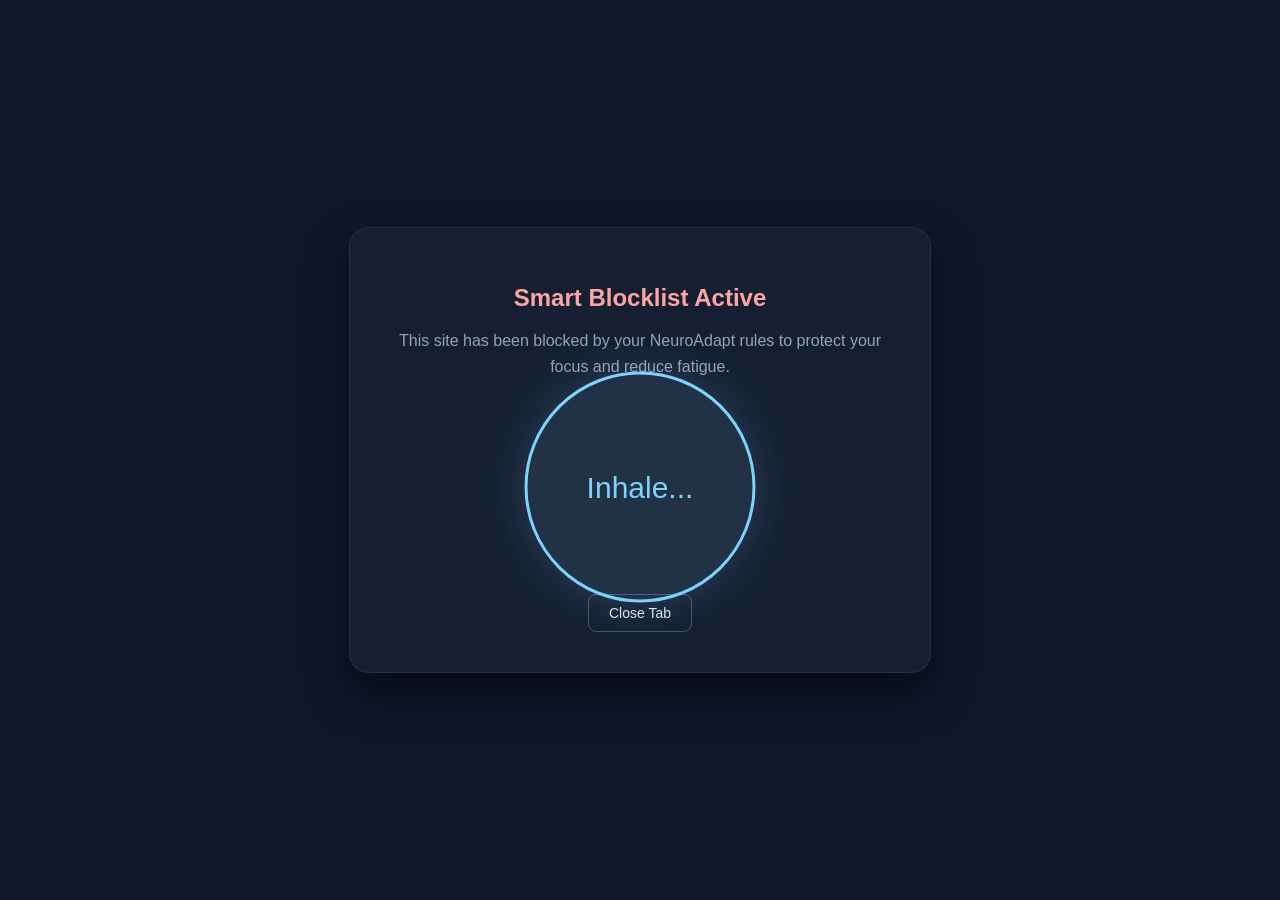
<file: blocked.html>
<!DOCTYPE html>
<html lang="en">
<head>
  <meta charset="UTF-8">
  <title>NeuroAdapt - Site Blocked</title>
  <style>
    body {
      margin: 0;
      padding: 0;
      background: #0f172a;
      color: #e2e8f0;
      font-family: 'DM Sans', -apple-system, sans-serif;
      display: flex;
      flex-direction: column;
      align-items: center;
      justify-content: center;
      height: 100vh;
      text-align: center;
    }
    .container {
      max-width: 500px;
      padding: 40px;
      background: rgba(30, 41, 59, 0.5);
      border-radius: 20px;
      border: 1px solid rgba(125, 211, 252, 0.1);
      box-shadow: 0 20px 40px rgba(0,0,0,0.5);
    }
    h1 {
      font-size: 24px;
      color: #fca5a5;
      margin-bottom: 16px;
    }
    p {
      font-size: 16px;
      color: #94a3b8;
      line-height: 1.6;
      margin-bottom: 30px;
    }
    .breathing-circle {
      width: 150px;
      height: 150px;
      border-radius: 50%;
      background: rgba(125, 211, 252, 0.1);
      border: 2px solid #7dd3fc;
      margin: 0 auto 30px;
      display: flex;
      align-items: center;
      justify-content: center;
      box-shadow: 0 0 30px rgba(125, 211, 252, 0.2);
    }
    .breathing-text {
      font-size: 20px;
      font-weight: 500;
      color: #7dd3fc;
    }
    .btn-close {
      background: transparent;
      border: 1px solid #475569;
      color: #e2e8f0;
      padding: 10px 20px;
      border-radius: 8px;
      cursor: pointer;
      font-size: 14px;
      transition: all 0.2s;
    }
    .btn-close:hover {
      background: #1e293b;
      border-color: #64748b;
    }
  </style>
</head>
<body>
  <div class="container">
    <h1>Smart Blocklist Active</h1>
    <p>This site has been blocked by your NeuroAdapt rules to protect your focus and reduce fatigue.</p>
    
    <div class="breathing-circle" id="b-circle">
      <div class="breathing-text" id="b-text">Breathe</div>
    </div>

    <button class="btn-close" id="close-tab">Close Tab</button>
  </div>
  <script src="blocked.js"></script>
</body>
</html>
</file>
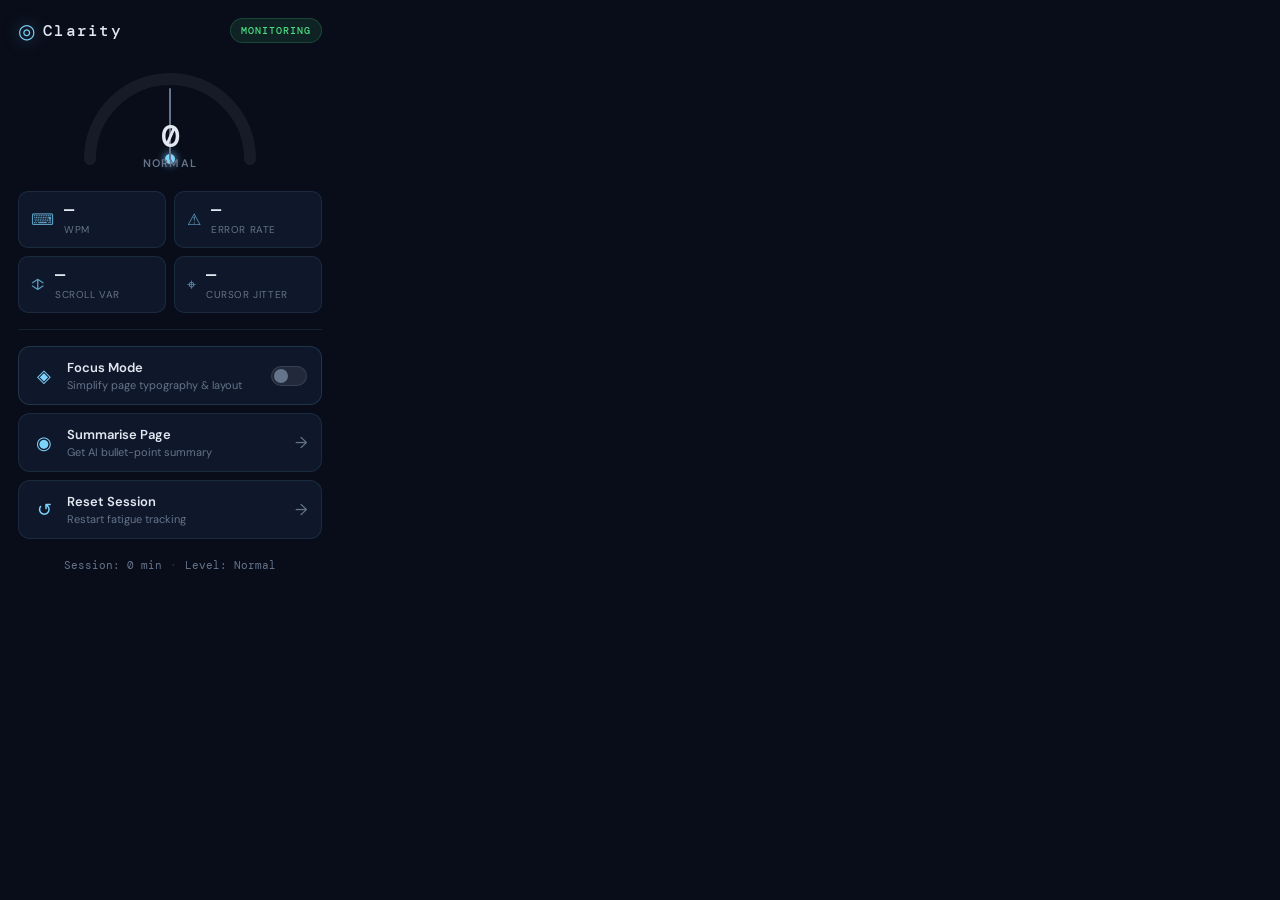
<file: popup/popup.html>
<!DOCTYPE html>
<html lang="en">
<head>
  <meta charset="UTF-8" />
  <meta name="viewport" content="width=device-width, initial-scale=1.0"/>
  <title>Clarity</title>
  <link rel="preconnect" href="https://fonts.googleapis.com">
  <link href="https://fonts.googleapis.com/css2?family=DM+Mono:wght@400;500&family=DM+Sans:wght@300;400;500;600;700&display=swap" rel="stylesheet">
  <link rel="stylesheet" href="popup.css" />
</head>
<body>
  <div class="app">

    <!-- Header -->
    <header class="header">
      <div class="logo">
        <div class="logo-mark">◎</div>
        <span class="logo-text">Clarity</span>
      </div>
      <div class="status-pill" id="status-pill">Monitoring</div>
    </header>

    <!-- Fatigue Gauge -->
    <section class="gauge-section">
      <div class="gauge-wrap">
        <svg class="gauge-svg" viewBox="0 0 200 110" xmlns="http://www.w3.org/2000/svg">
          <!-- Track -->
          <path class="gauge-track" d="M 20 100 A 80 80 0 0 1 180 100" fill="none" stroke-width="12" stroke-linecap="round"/>
          <!-- Fill -->
          <path class="gauge-fill" id="gauge-fill" d="M 20 100 A 80 80 0 0 1 180 100" fill="none" stroke-width="12" stroke-linecap="round" stroke-dasharray="251.2" stroke-dashoffset="251.2"/>
          <!-- Needle -->
          <circle class="gauge-center" cx="100" cy="100" r="5"/>
          <line class="gauge-needle" id="gauge-needle" x1="100" y1="100" x2="100" y2="30"/>
        </svg>
        <div class="gauge-value">
          <span class="gauge-score" id="gauge-score">0</span>
          <span class="gauge-label" id="gauge-label">Normal</span>
        </div>
      </div>
    </section>

    <!-- Metrics Grid -->
    <section class="metrics">
      <div class="metric-card">
        <span class="metric-icon">⌨</span>
        <div class="metric-body">
          <span class="metric-value" id="m-wpm">—</span>
          <span class="metric-name">WPM</span>
        </div>
      </div>
      <div class="metric-card">
        <span class="metric-icon">⚠</span>
        <div class="metric-body">
          <span class="metric-value" id="m-error">—</span>
          <span class="metric-name">Error Rate</span>
        </div>
      </div>
      <div class="metric-card">
        <span class="metric-icon">↕</span>
        <div class="metric-body">
          <span class="metric-value" id="m-scroll">—</span>
          <span class="metric-name">Scroll Var</span>
        </div>
      </div>
      <div class="metric-card">
        <span class="metric-icon">⌖</span>
        <div class="metric-body">
          <span class="metric-value" id="m-jitter">—</span>
          <span class="metric-name">Cursor Jitter</span>
        </div>
      </div>
    </section>

    <!-- Divider -->
    <div class="divider"></div>

    <!-- Actions -->
    <section class="actions">
      <button class="action-btn action-btn--primary" id="btn-focus">
        <span class="action-icon">◈</span>
        <div class="action-body">
          <span class="action-title">Focus Mode</span>
          <span class="action-desc">Simplify page typography & layout</span>
        </div>
        <div class="action-toggle" id="focus-toggle">
          <div class="toggle-thumb"></div>
        </div>
      </button>

      <button class="action-btn" id="btn-summarize">
        <span class="action-icon">◉</span>
        <div class="action-body">
          <span class="action-title">Summarise Page</span>
          <span class="action-desc">Get AI bullet-point summary</span>
        </div>
        <span class="action-arrow">→</span>
      </button>

      <button class="action-btn" id="btn-reset">
        <span class="action-icon">↺</span>
        <div class="action-body">
          <span class="action-title">Reset Session</span>
          <span class="action-desc">Restart fatigue tracking</span>
        </div>
        <span class="action-arrow">→</span>
      </button>
    </section>

    <!-- Session info -->
    <footer class="footer">
      <span id="session-time">Session: 0 min</span>
      <span class="dot-sep">·</span>
      <span id="adaptation-level">Level: Normal</span>
    </footer>

  </div>
  <script src="popup.js"></script>
</body>
</html>
</file>
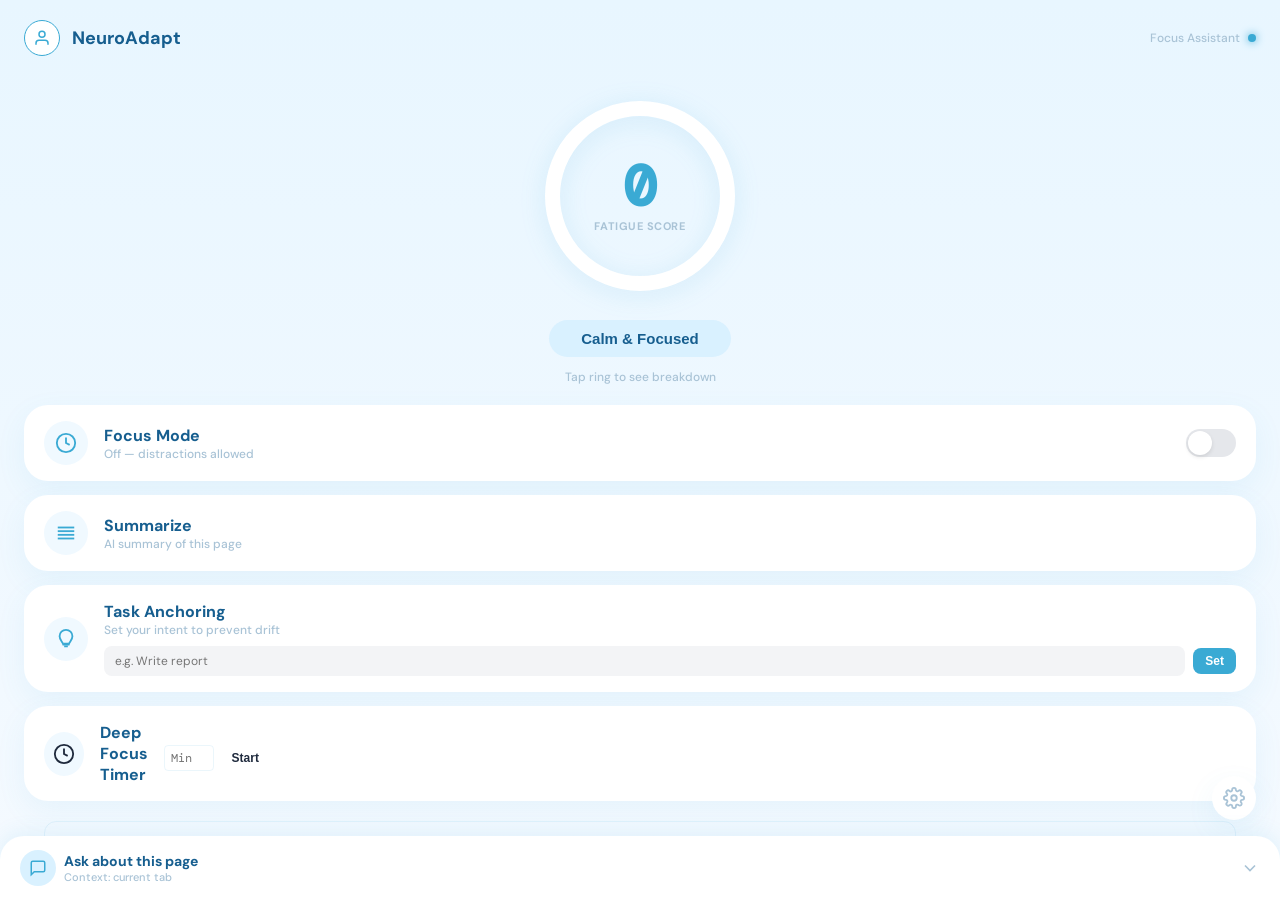
<file: sidebar/sidebar.html>
<!DOCTYPE html>
<html lang="en">
<head>
  <meta charset="UTF-8"/>
  <meta name="viewport" content="width=device-width, initial-scale=1.0"/>
  <title>NeuroAdapt</title>
  <link rel="preconnect" href="https://fonts.googleapis.com">
  <link href="https://fonts.googleapis.com/css2?family=DM+Sans:opsz,wght@9..40,300;9..40,400;9..40,500;9..40,600&family=DM+Mono:wght@400;500&display=swap" rel="stylesheet">
  <link rel="stylesheet" href="sidebar.css"/>
</head>
<body>
<div class="app">

  <!-- header -->
  <header class="header">
    <div class="header-left">
      <div class="user-avatar-small">
        <svg viewBox="0 0 24 24" fill="none" stroke="currentColor" stroke-width="2">
          <path d="M20 21v-2a4 4 0 00-4-4H8a4 4 0 00-4 4v2"/>
          <circle cx="12" cy="7" r="4"/>
        </svg>
      </div>
      <div class="logo-name">NeuroAdapt</div>
    </div>
    <div class="header-right">
      <span class="header-tagline">Focus Assistant</span>
      <div class="header-status-dot"></div>
    </div>
  </header>

  <!-- Main Scrollable Content -->
  <div class="main-content">
    
    <!-- Fatigue Ring Area -->
    <div class="fatigue-section" id="ring-trigger">
      <div class="ring-wrap">
        <svg class="ring-svg" viewBox="0 0 160 160">
          <circle class="ring-track" cx="80" cy="80" r="70"/>
          <circle class="ring-fill" id="ring-fill" cx="80" cy="80" r="70"
            stroke-dasharray="439.8" stroke-dashoffset="439.8"
            transform="rotate(-90 80 80)"/>
        </svg>
        <div class="ring-center">
          <span class="ring-score" id="ring-score">0</span>
          <span class="ring-label">FATIGUE SCORE</span>
        </div>
      </div>
      
      <div class="status-pill-wrap">
        <button class="status-pill" id="gauge-label">Calm & Focused</button>
      </div>
      
      <div class="interaction-hint" id="interaction-hint">Tap ring to see breakdown</div>
    </div>

    <!-- Breakdown Drawer -->
    <div class="breakdown-drawer" id="breakdown-drawer">
      <div class="metrics-list">
        <!-- Error Rate -->
        <div class="metric-item">
          <div class="metric-icon blue">
            <svg viewBox="0 0 24 24" fill="none" stroke="currentColor" stroke-width="2"><path d="M11 4H4a2 2 0 00-2 2v14a2 2 0 002 2h14a2 2 0 002-2v-7"/><path d="M18.5 2.5a2.121 2.121 0 013 3L12 15l-4 1 1-4 9.5-9.5z"/></svg>
          </div>
          <div class="metric-info">
            <div class="metric-header">
              <span class="metric-label">ERROR RATE</span>
              <span class="metric-value"><span id="m-error">0</span> <small>per min</small></span>
            </div>
            <div class="metric-bar-bg"><div class="metric-bar" id="bar-error" style="width: 0%"></div></div>
          </div>
        </div>

        <!-- Typing Speed -->
        <div class="metric-item">
          <div class="metric-icon">
            <svg viewBox="0 0 24 24" fill="none" stroke="currentColor" stroke-width="2"><rect x="2" y="4" width="20" height="16" rx="2" ry="2"/><path d="M7 8h10M7 12h10M7 16h10"/></svg>
          </div>
          <div class="metric-info">
            <div class="metric-header">
              <span class="metric-label">TYPING SPEED</span>
              <span class="metric-value"><span id="m-wpm">0</span> <small>WPM</small></span>
            </div>
            <div class="metric-bar-bg"><div class="metric-bar" id="bar-wpm" style="width: 0%"></div></div>
          </div>
        </div>

        <!-- Scroll Rate -->
        <div class="metric-item">
          <div class="metric-icon">
            <svg viewBox="0 0 24 24" fill="none" stroke="currentColor" stroke-width="2"><path d="M7 13l5-5 5 5M7 17l5-5 5 5"/></svg>
          </div>
          <div class="metric-info">
            <div class="metric-header">
              <span class="metric-label">SCROLL RATE</span>
              <span class="metric-value"><span id="m-scroll">0</span> <small>pages/min</small></span>
            </div>
            <div class="metric-bar-bg"><div class="metric-bar" id="bar-scroll" style="width: 0%"></div></div>
          </div>
        </div>

        <!-- Click Delay -->
        <div class="metric-item">
          <div class="metric-icon">
            <svg viewBox="0 0 24 24" fill="none" stroke="currentColor" stroke-width="2"><path d="M21 10c0 7-9 13-9 13s-9-6-9-13a9 9 0 0118 0z"/><circle cx="12" cy="10" r="3"/></svg>
          </div>
          <div class="metric-info">
            <div class="metric-header">
              <span class="metric-label">CLICK DELAY</span>
              <span class="metric-value"><span id="m-jitter">0</span> <small>ms avg</small></span>
            </div>
            <div class="metric-bar-bg"><div class="metric-bar" id="bar-jitter" style="width: 0%"></div></div>
          </div>
        </div>

        <!-- Rage Clicks -->
        <div class="metric-item">
          <div class="metric-icon">
            <svg viewBox="0 0 24 24" fill="none" stroke="currentColor" stroke-width="2"><path d="M3 6l3 18h12l3-18H3z"/><path d="M19 6V4a2 2 0 00-2-2H7a2 2 0 00-2 2v2"/></svg>
          </div>
          <div class="metric-info">
            <div class="metric-header">
              <span class="metric-label">RAGE CLICKS</span>
              <span class="metric-value"><span id="m-rage">0</span> <small>events</small></span>
            </div>
            <div class="metric-bar-bg"><div class="metric-bar" id="bar-rage" style="width: 0%"></div></div>
          </div>
        </div>
      </div>
    </div>

    <!-- Action Cards -->
    <div class="actions-section" id="actions-section">
      <!-- Focus Mode Card -->
      <div class="action-card">
        <div class="action-icon">
          <svg viewBox="0 0 24 24" fill="none" stroke="currentColor" stroke-width="2"><circle cx="12" cy="12" r="10"/><polyline points="12 6 12 12 16 14"/></svg>
        </div>
        <div class="action-info">
          <div class="action-title">Focus Mode</div>
          <div class="action-desc" id="focus-status">Off — distractions allowed</div>
        </div>
        <div class="toggle-wrap">
          <input type="checkbox" id="focus-toggle" class="ios-toggle">
          <label for="focus-toggle" class="ios-toggle-label"></label>
        </div>
      </div>

      <!-- Summarize Card -->
      <div class="action-card clickable" id="summarize-btn">
        <div class="action-icon">
          <svg viewBox="0 0 24 24" fill="none" stroke="currentColor" stroke-width="2"><line x1="21" y1="10" x2="3" y2="10"/><line x1="21" y1="6" x2="3" y2="6"/><line x1="21" y1="14" x2="3" y2="14"/><line x1="21" y1="18" x2="3" y2="18"/></svg>
        </div>
        <div class="action-info">
          <div class="action-title">Summarize</div>
          <div class="action-desc">AI summary of this page</div>
        </div>
      </div>

      <!-- Task Anchor Card -->
      <div class="action-card" id="task-anchor-card">
        <div class="action-icon" style="color:var(--accent)">
          <svg viewBox="0 0 24 24" fill="none" stroke="currentColor" stroke-width="2"><path d="M12 2a7 7 0 017 7c0 4-3 6-4 9H9c-1-3-4-5-4-9a7 7 0 017-7z"/><path d="M9 17h6M10 20h4"/></svg>
        </div>
        <div class="action-info" style="width: 100%;">
          <div class="action-title">Task Anchoring</div>
          <div class="action-desc" id="anchor-status">Set your intent to prevent drift</div>
          <div class="timer-controls" style="display:flex; gap:8px; margin-top:8px; align-items:center; width:100%">
            <input type="text" id="anchor-input" placeholder="e.g. Write report" style="flex:1; background:#F3F4F6; border:1px solid transparent; border-radius:8px; color:var(--text-primary); padding:6px 10px; font-family:var(--font); font-size:12px;">
            <button id="btn-start-anchor" style="background:var(--accent); color:white; border:none; border-radius:8px; padding:6px 12px; font-weight:600; font-size:12px; cursor:pointer;">Set</button>
            <button id="btn-stop-anchor" style="display:none; background:#EF4444; color:white; border:none; border-radius:8px; padding:6px 12px; font-weight:600; font-size:12px; cursor:pointer;">Done</button>
          </div>
        </div>
      </div>

      <!-- Deep Focus Timer Card -->
      <div class="action-card" id="focus-timer-card">
        <div class="action-icon" style="color:var(--lav)">
          <svg viewBox="0 0 24 24" fill="none" stroke="currentColor" stroke-width="2"><circle cx="12" cy="12" r="10"/><polyline points="12 6 12 12 16 14"/></svg>
        </div>
        <div class="action-info">
          <div class="action-title">Deep Focus Timer</div>
          <div class="action-desc" id="timer-status"></div>
        </div>
        <div class="timer-controls" style="display:flex; gap:8px; margin-top:8px; align-items:center; width:100%">
          <input type="number" id="timer-input" placeholder="Min" style="width:50px; background:var(--bg2); border:1px solid var(--border); border-radius:4px; color:var(--text1); padding:4px; font-family:var(--mono); font-size:12px; text-align:center;">
          <button id="btn-start-timer" style="background:var(--lav); color:var(--bg0); border:none; border-radius:4px; padding:4px 10px; font-weight:600; font-size:12px; cursor:pointer;">Start</button>
          <button id="btn-stop-timer" style="display:none; background:var(--danger); color:white; border:none; border-radius:4px; padding:4px 10px; font-weight:600; font-size:12px; cursor:pointer;">Stop</button>
        </div>
      </div>
    </div>


    <!-- Precautions Section -->
    <div class="precautions-section" style="margin:20px; padding:16px; background:var(--bg1); border:1px solid var(--border); border-radius:12px;">
      <div style="font-size:13px; font-weight:600; color:var(--text1); margin-bottom:10px; display:flex; align-items:center; gap:6px;">
        <svg width="14" height="14" viewBox="0 0 24 24" fill="none" stroke="var(--teal)" stroke-width="2"><circle cx="12" cy="12" r="10"/><line x1="12" y1="16" x2="12" y2="12"/><line x1="12" y1="8" x2="12.01" y2="8"/></svg>
        Precautions & ADHD Tips
      </div>
      <ul style="font-size:12px; color:var(--text2); line-height:1.5; margin:0; padding-left:18px; display:flex; flex-direction:column; gap:6px;">
        <li>Break large tasks into smaller, manageable chunks (15-20 min).</li>
        <li>Keep your workspace clear of visual distractions and multiple tabs.</li>
        <li>Use brown or white noise to drown out sudden background sounds.</li>
        <li>Drink water; mild dehydration significantly affects cognitive focus.</li>
      </ul>
    </div>

  </div>

  <!-- ═══ AI CHATBOT — Page Context Q&A ═══ -->
  <div class="chat-section" id="chat-section">
    <div class="chat-header" id="chat-header">
      <div style="display:flex; align-items:center; gap:8px;">
        <div class="chat-icon">
          <svg viewBox="0 0 24 24" fill="none" stroke="currentColor" stroke-width="2"><path d="M21 15a2 2 0 01-2 2H7l-4 4V5a2 2 0 012-2h14a2 2 0 012 2z"/></svg>
        </div>
        <div>
          <div class="chat-title">Ask about this page</div>
          <div class="chat-subtitle" id="chat-context-label">Context: current tab</div>
        </div>
      </div>
      <svg class="chat-chevron" id="chat-chevron" viewBox="0 0 24 24" fill="none" stroke="currentColor" stroke-width="2"><polyline points="6 9 12 15 18 9"/></svg>
    </div>

    <div class="chat-body" id="chat-body">
      <div class="chat-messages" id="chat-messages">
        <div class="chat-msg bot">
          <div class="chat-msg-bubble">Hi! I can answer questions about the page you're currently viewing. What would you like to know?</div>
        </div>
      </div>
      <div class="chat-input-row">
        <input type="text" id="chat-input" class="chat-input" placeholder="Ask a question about this page…" autocomplete="off">
        <button id="chat-send" class="chat-send">
          <svg viewBox="0 0 24 24" fill="none" stroke="currentColor" stroke-width="2"><line x1="22" y1="2" x2="11" y2="13"/><polygon points="22 2 15 22 11 13 2 9 22 2"/></svg>
        </button>
      </div>
    </div>
  </div>

  <!-- Settings Trigger -->
  <button class="settings-trigger" id="settings-btn">
    <svg viewBox="0 0 24 24" fill="none" stroke="currentColor" stroke-width="2"><circle cx="12" cy="12" r="3"/><path d="M19.4 15a1.65 1.65 0 00.33 1.82l.06.06a2 2 0 010 2.83 2 2 0 01-2.83 0l-.06-.06a1.65 1.65 0 00-1.82-.33 1.65 1.65 0 00-1 1.51V21a2 2 0 01-4 0v-.09A1.65 1.65 0 009 19.4a1.65 1.65 0 00-1.82.33l-.06.06a2 2 0 01-2.83-2.83l.06-.06A1.65 1.65 0 004.68 15a1.65 1.65 0 00-1.51-1H3a2 2 0 010-4h.09A1.65 1.65 0 004.6 9a1.65 1.65 0 00-.33-1.82l-.06-.06a2 2 0 012.83-2.83l.06.06A1.65 1.65 0 009 4.68a1.65 1.65 0 001-1.51V3a2 2 0 014 0v.09a1.65 1.65 0 001 1.51 1.65 1.65 0 001.82-.33l.06-.06a2 2 0 012.83 2.83l-.06.06A1.65 1.65 0 0019.4 9a1.65 1.65 0 001.51 1H21a2 2 0 010 4h-.09a1.65 1.65 0 00-1.51 1z"/></svg>
  </button>

  <!-- ═══ OVERLAY: SETTINGS ═══ -->
  <div class="overlay" id="settings-overlay">
    <div class="overlay-panel">
      <div class="overlay-hdr"><span>Settings</span><button class="overlay-close" id="settings-close">✕</button></div>
      <div class="settings-content">
        <label class="s-label">AI Backend</label>
        <div class="s-row">
          <input type="text" id="backend-url-input" class="s-input" placeholder="http://127.0.0.1:8000"/>
          <button class="s-save" id="backend-url-save">Save</button>
        </div>
        <label class="s-label">Ollama Model</label>
        <div class="s-row" style="margin-bottom:16px;">
          <input type="text" id="ollama-model-input" class="s-input" placeholder="mistral"/>
          <button class="s-save" id="ollama-model-save">Save</button>
        </div>
        
        <div style="border-top:1px solid var(--border); padding-top:16px; margin-top:8px;">
          <button id="btn-reset" style="width:100%; background:var(--danger-dim); color:var(--danger); border:1px solid rgba(248,113,113,0.3); padding:8px; border-radius:6px; cursor:pointer; font-size:13px; font-weight:600; display:flex; justify-content:center; align-items:center; gap:8px;">
            <svg width="14" height="14" viewBox="0 0 24 24" fill="none" stroke="currentColor" stroke-width="2"><path d="M23 4v6h-6"/><path d="M20.49 15a9 9 0 11-2.12-9.36L23 10"/></svg>
            Reset Session Data
          </button>
        </div>
      </div>
    </div>
  </div>

  <!-- Summary Overlay -->
  <div id="clarity-summary-overlay" style="display:none">
    <div id="clarity-summary-panel">
      <div class="clarity-summary-header">
        <div class="clarity-summary-title">AI Page Summary</div>
        <button class="clarity-summary-close" id="close-summary">✕</button>
      </div>
      <div class="clarity-summary-content" id="summary-content">
        <!-- Summary populated by JS -->
      </div>
    </div>
  </div>

</div>
<script src="sidebar.js"></script>
</body>
</html>
</file>
<file: popup/popup.css>
/* clarity/popup/popup.css */

*, *::before, *::after { box-sizing: border-box; margin: 0; padding: 0; }

:root {
  --bg:        #090d1a;
  --surface:   #0f172a;
  --surface2:  #162032;
  --border:    rgba(125, 211, 252, 0.1);
  --text:      #e2e8f0;
  --text-muted:#64748b;
  --accent:    #7dd3fc;
  --accent2:   #38bdf8;
  --green:     #4ade80;
  --yellow:    #facc15;
  --orange:    #fb923c;
  --red:       #f87171;
  --radius:    14px;
  --font-mono: 'DM Mono', monospace;
  --font-sans: 'DM Sans', -apple-system, sans-serif;
}

html, body {
  width: 340px;
  background: var(--bg);
  color: var(--text);
  font-family: var(--font-sans);
  font-size: 14px;
  line-height: 1.5;
  -webkit-font-smoothing: antialiased;
  overflow: hidden;
}

.app {
  display: flex;
  flex-direction: column;
  padding: 18px 18px 14px;
  gap: 16px;
}

/* ── Header ───────────────────────────────────────────────────────────────── */
.header {
  display: flex;
  align-items: center;
  justify-content: space-between;
}

.logo {
  display: flex;
  align-items: center;
  gap: 8px;
}

.logo-mark {
  font-size: 20px;
  color: var(--accent);
  line-height: 1;
  filter: drop-shadow(0 0 8px rgba(125, 211, 252, 0.5));
}

.logo-text {
  font-family: var(--font-mono);
  font-size: 16px;
  font-weight: 500;
  letter-spacing: 0.08em;
  color: var(--text);
}

.status-pill {
  font-family: var(--font-mono);
  font-size: 10px;
  font-weight: 500;
  letter-spacing: 0.1em;
  text-transform: uppercase;
  color: var(--green);
  background: rgba(74, 222, 128, 0.1);
  border: 1px solid rgba(74, 222, 128, 0.2);
  padding: 4px 10px;
  border-radius: 999px;
}

.status-pill.warn  { color: var(--yellow); background: rgba(250,204,21,0.1); border-color: rgba(250,204,21,0.2); }
.status-pill.alert { color: var(--orange); background: rgba(251,146,60,0.1); border-color: rgba(251,146,60,0.2); }
.status-pill.high  { color: var(--red);    background: rgba(248,113,113,0.1); border-color: rgba(248,113,113,0.2); }

/* ── Gauge ────────────────────────────────────────────────────────────────── */
.gauge-section {
  display: flex;
  justify-content: center;
}

.gauge-wrap {
  position: relative;
  width: 200px;
}

.gauge-svg {
  width: 100%;
  overflow: visible;
}

.gauge-track {
  stroke: rgba(255,255,255,0.06);
}

.gauge-fill {
  stroke: var(--green);
  transition: stroke-dashoffset 0.8s cubic-bezier(0.34, 1.56, 0.64, 1),
              stroke 0.5s ease;
  filter: drop-shadow(0 0 6px currentColor);
}

.gauge-center {
  fill: var(--accent);
  filter: drop-shadow(0 0 4px var(--accent));
}

.gauge-needle {
  stroke: var(--text-muted);
  stroke-width: 2;
  stroke-linecap: round;
  transform-origin: 100px 100px;
  transition: transform 0.8s cubic-bezier(0.34, 1.56, 0.64, 1);
}

.gauge-value {
  position: absolute;
  bottom: 4px;
  left: 50%;
  transform: translateX(-50%);
  text-align: center;
  pointer-events: none;
}

.gauge-score {
  display: block;
  font-family: var(--font-mono);
  font-size: 32px;
  font-weight: 500;
  color: var(--text);
  line-height: 1;
  letter-spacing: -0.02em;
}

.gauge-label {
  display: block;
  font-size: 11px;
  font-weight: 600;
  letter-spacing: 0.1em;
  text-transform: uppercase;
  color: var(--text-muted);
  margin-top: 3px;
}

/* ── Metrics Grid ─────────────────────────────────────────────────────────── */
.metrics {
  display: grid;
  grid-template-columns: 1fr 1fr;
  gap: 8px;
}

.metric-card {
  background: var(--surface);
  border: 1px solid var(--border);
  border-radius: 10px;
  padding: 10px 12px;
  display: flex;
  align-items: center;
  gap: 10px;
}

.metric-icon {
  font-size: 16px;
  color: var(--accent);
  opacity: 0.7;
  flex-shrink: 0;
}

.metric-body {
  display: flex;
  flex-direction: column;
  min-width: 0;
}

.metric-value {
  font-family: var(--font-mono);
  font-size: 17px;
  font-weight: 500;
  color: var(--text);
  line-height: 1;
}

.metric-name {
  font-size: 10px;
  color: var(--text-muted);
  text-transform: uppercase;
  letter-spacing: 0.06em;
  margin-top: 3px;
}

/* ── Divider ──────────────────────────────────────────────────────────────── */
.divider {
  height: 1px;
  background: var(--border);
}

/* ── Actions ──────────────────────────────────────────────────────────────── */
.actions {
  display: flex;
  flex-direction: column;
  gap: 8px;
}

.action-btn {
  width: 100%;
  background: var(--surface);
  border: 1px solid var(--border);
  border-radius: 12px;
  padding: 12px 14px;
  display: flex;
  align-items: center;
  gap: 12px;
  cursor: pointer;
  color: var(--text);
  font-family: var(--font-sans);
  text-align: left;
  transition: all 0.15s ease;
}

.action-btn:hover {
  background: var(--surface2);
  border-color: rgba(125, 211, 252, 0.2);
  transform: translateY(-1px);
}

.action-btn:active {
  transform: translateY(0);
}

.action-btn--primary {
  border-color: rgba(125, 211, 252, 0.15);
}

.action-btn--primary.active {
  background: rgba(125, 211, 252, 0.06);
  border-color: rgba(125, 211, 252, 0.3);
}

.action-icon {
  font-size: 18px;
  color: var(--accent);
  flex-shrink: 0;
  width: 22px;
  text-align: center;
}

.action-body {
  flex: 1;
  min-width: 0;
  display: flex;
  flex-direction: column;
  gap: 2px;
}

.action-title {
  font-size: 13px;
  font-weight: 600;
  color: var(--text);
}

.action-desc {
  font-size: 11px;
  color: var(--text-muted);
}

.action-arrow {
  color: var(--text-muted);
  font-size: 16px;
  flex-shrink: 0;
  transition: transform 0.15s, color 0.15s;
}

.action-btn:hover .action-arrow {
  transform: translateX(3px);
  color: var(--accent);
}

/* ── Toggle ───────────────────────────────────────────────────────────────── */
.action-toggle {
  width: 36px;
  height: 20px;
  background: rgba(255,255,255,0.08);
  border: 1px solid rgba(255,255,255,0.1);
  border-radius: 999px;
  position: relative;
  flex-shrink: 0;
  transition: background 0.25s, border-color 0.25s;
}

.toggle-thumb {
  width: 14px;
  height: 14px;
  background: var(--text-muted);
  border-radius: 50%;
  position: absolute;
  top: 2px;
  left: 2px;
  transition: transform 0.25s cubic-bezier(0.34, 1.56, 0.64, 1), background 0.25s;
}

.action-btn--primary.active .action-toggle {
  background: rgba(125, 211, 252, 0.2);
  border-color: rgba(125, 211, 252, 0.4);
}

.action-btn--primary.active .toggle-thumb {
  transform: translateX(16px);
  background: var(--accent);
  box-shadow: 0 0 8px var(--accent);
}

/* ── Footer ───────────────────────────────────────────────────────────────── */
.footer {
  display: flex;
  align-items: center;
  justify-content: center;
  gap: 8px;
  font-family: var(--font-mono);
  font-size: 11px;
  color: var(--text-muted);
  padding-top: 2px;
}

.dot-sep {
  opacity: 0.4;
}

/* ── Loading state ────────────────────────────────────────────────────────── */
.skeleton {
  background: linear-gradient(90deg, rgba(255,255,255,0.04) 25%, rgba(255,255,255,0.08) 50%, rgba(255,255,255,0.04) 75%);
  background-size: 200% 100%;
  animation: skeletonWave 1.5s infinite;
  border-radius: 4px;
  display: inline-block;
  width: 40px;
  height: 16px;
}

@keyframes skeletonWave {
  0% { background-position: 200% 0; }
  100% { background-position: -200% 0; }
}
</file>
<file: sidebar/sidebar.css>
/* clarity/sidebar/sidebar.css — Light Focus Assistant Theme */
*, *::before, *::after { box-sizing: border-box; margin: 0; padding: 0; }

:root {
  --bg-primary: #E8F6FF;
  --bg-secondary: #FFFFFF;
  --accent: #3AAAD4;
  --accent-light: #D9F1FF;
  --text-primary: #1F2A3D;
  --text-secondary: #6B8CA3;
  --text-muted: #A9C3D6;
  --border: rgba(58, 170, 212, 0.1);
  --shadow-soft: 0 10px 30px rgba(58, 170, 212, 0.08);
  --font: 'DM Sans', -apple-system, sans-serif;
  --mono: 'DM Mono', monospace;
}

body {
  width: 100%; height: 100vh;
  background: var(--bg-primary);
  background: linear-gradient(180deg, #E8F6FF 0%, #F5FAFF 100%);
  color: var(--text-primary);
  font-family: var(--font);
  font-size: 14px;
  overflow: hidden;
  -webkit-font-smoothing: antialiased;
}

.app {
  display: flex; flex-direction: column;
  height: 100vh; width: 100%;
  position: relative;
}

/* ── HEADER ─────────────────────────────────────────── */
.header {
  display: flex; align-items: center; justify-content: space-between;
  padding: 20px 24px;
}
.header-left { display: flex; align-items: center; gap: 12px; }
.user-avatar-small {
  width: 36px; height: 36px; border-radius: 50%;
  border: 1.5px solid var(--accent);
  display: flex; align-items: center; justify-content: center;
  color: var(--accent); background: white;
}
.user-avatar-small svg { width: 18px; height: 18px; }
.logo-name { font-size: 18px; font-weight: 700; color: #165E8F; }
.header-tagline { font-size: 12px; color: var(--text-muted); font-weight: 500; }
.header-right { display: flex; align-items: center; gap: 8px; }
.header-status-dot { width: 8px; height: 8px; border-radius: 50%; background: var(--accent); box-shadow: 0 0 8px var(--accent); }

/* ── MAIN CONTENT ───────────────────────────────────── */
.main-content {
  flex: 1; overflow-y: auto;
  padding: 0 24px 80px;
  scrollbar-width: none;
}
.main-content::-webkit-scrollbar { display: none; }

/* ── FATIGUE SECTION ────────────────────────────────── */
.fatigue-section {
  display: flex; flex-direction: column; align-items: center;
  padding: 20px 0; cursor: pointer;
}
.ring-wrap { position: relative; width: 200px; height: 200px; margin-bottom: 24px; }
.ring-svg { width: 100%; height: 100%; filter: drop-shadow(0 4px 12px rgba(58, 170, 212, 0.15)); }
.ring-track { fill: none; stroke: white; stroke-width: 12; }
.ring-fill {
  fill: none; stroke: var(--accent); stroke-width: 12;
  stroke-linecap: round; transition: stroke-dashoffset 0.8s ease;
}
.ring-center {
  position: absolute; inset: 0;
  display: flex; flex-direction: column; align-items: center; justify-content: center;
}
.ring-score { font-size: 56px; font-weight: 700; color: var(--accent); font-family: var(--mono); line-height: 1; }
.ring-label { font-size: 11px; font-weight: 700; color: var(--text-muted); letter-spacing: 0.05em; margin-top: 4px; }

.status-pill {
  background: var(--accent-light);
  color: #165E8F; border: none;
  padding: 10px 32px; border-radius: 20px;
  font-weight: 600; font-size: 15px;
  margin-bottom: 12px;
}
.interaction-hint { font-size: 12px; color: var(--text-muted); font-weight: 500; }

/* ── BREAKDOWN DRAWER ───────────────────────────────── */
.breakdown-drawer {
  max-height: 0; overflow: hidden;
  transition: max-height 0.4s cubic-bezier(0.4, 0, 0.2, 1), margin 0.3s;
  background: white; border-radius: 28px;
  box-shadow: var(--shadow-soft);
  margin-bottom: 0;
}
.breakdown-drawer.open { max-height: 600px; margin-bottom: 20px; padding: 20px 16px; }

.metrics-list { display: flex; flex-direction: column; gap: 20px; }
.metric-item { display: flex; align-items: center; gap: 16px; position: relative; }
.metric-icon {
  width: 40px; height: 40px; border-radius: 12px;
  background: var(--accent-light); color: var(--accent);
  display: flex; align-items: center; justify-content: center;
  flex-shrink: 0;
}
.metric-icon svg { width: 20px; height: 20px; }
.metric-info { flex: 1; }
.metric-header { display: flex; justify-content: space-between; align-items: baseline; margin-bottom: 6px; }
.metric-label { font-size: 11px; font-weight: 800; color: var(--text-muted); letter-spacing: 0.05em; }
.metric-value { font-size: 16px; font-weight: 700; color: var(--text-primary); font-family: var(--mono); }
.metric-value small { font-size: 10px; font-weight: 500; color: var(--text-muted); font-family: var(--font); }
.metric-bar-bg { height: 8px; background: #F0F8FF; border-radius: 4px; overflow: hidden; }
.metric-bar { height: 100%; background: linear-gradient(90deg, #3AAAD4 0%, #76D2F4 100%); border-radius: 4px; transition: width 0.5s cubic-bezier(0.1, 0.7, 1.0, 0.1); }

.metric-icon.blue { background: #E0F2FE; color: #0EA5E9; }
.metric-icon.green { background: #F0FDF4; color: #22C55E; }
.metric-icon.orange { background: #FFF7ED; color: #F97316; }
.metric-icon.red { background: #FEF2F2; color: #EF4444; }

.chip-btn {
  position: absolute; right: 0; top: 18px;
  background: white; border: 1.5px solid var(--accent);
  color: var(--accent); font-size: 11px; font-weight: 600;
  padding: 4px 12px; border-radius: 12px; cursor: pointer;
}

/* ── ACTION CARDS ───────────────────────────────────── */
.actions-section { display: flex; flex-direction: column; gap: 14px; }
.action-card {
  background: white; border-radius: 24px;
  padding: 16px 20px; display: flex; align-items: center; gap: 16px;
  box-shadow: var(--shadow-soft); transition: transform 0.2s, box-shadow 0.2s;
}
.action-card.clickable:hover { transform: translateY(-2px); box-shadow: 0 12px 35px rgba(58, 170, 212, 0.12); cursor: pointer; }
.action-icon {
  width: 44px; height: 44px; border-radius: 50%;
  background: #F0F9FF; color: var(--accent);
  display: flex; align-items: center; justify-content: center;
}
.action-icon svg { width: 22px; height: 22px; }
.action-info { flex: 1; }
.action-title { font-size: 16px; font-weight: 700; color: #165E8F; }
.action-desc { font-size: 12px; color: var(--text-muted); font-weight: 500; }

/* ── IOS TOGGLE ─────────────────────────────────────── */
.toggle-wrap { flex-shrink: 0; }
.ios-toggle { display: none; }
.ios-toggle-label {
  display: block; width: 50px; height: 28px;
  background: #E5E7EB; border-radius: 15px;
  position: relative; cursor: pointer; transition: background 0.3s;
}
.ios-toggle-label::after {
  content: ''; position: absolute;
  top: 2px; left: 2px; width: 24px; height: 24px;
  background: white; border-radius: 50%;
  box-shadow: 0 2px 4px rgba(0,0,0,0.1); transition: transform 0.3s;
}
.ios-toggle:checked + .ios-toggle-label { background: var(--accent); }
.ios-toggle:checked + .ios-toggle-label::after { transform: translateX(22px); }

/* ── SETTINGS ───────────────────────────────────────── */
.settings-trigger {
  position: absolute; bottom: 80px; right: 24px;
  width: 44px; height: 44px; border-radius: 50%;
  background: white; border: none; color: var(--text-muted);
  box-shadow: var(--shadow-soft); display: flex; align-items: center; justify-content: center;
  cursor: pointer; z-index: 10;
}
.settings-trigger svg { width: 22px; height: 22px; }

/* ── OVERLAYS ───────────────────────────────────────── */
.overlay {
  position: fixed; inset: 0; background: rgba(22, 94, 143, 0.1);
  backdrop-filter: blur(8px); display: none; align-items: flex-end; z-index: 100;
}
.overlay.open { display: flex; }
.overlay-panel {
  background: white; width: 100%; border-radius: 32px 32px 0 0;
  padding: 24px; animation: slideUp 0.3s ease-out;
}
@keyframes slideUp { from { transform: translateY(100%); } to { transform: translateY(0); } }
.overlay-hdr { display: flex; justify-content: space-between; font-weight: 700; font-size: 18px; margin-bottom: 20px; }
.overlay-close { background: none; border: none; font-size: 20px; color: var(--text-muted); cursor: pointer; }

.s-label { display: block; font-size: 12px; font-weight: 700; color: var(--text-muted); margin-bottom: 8px; }
.s-row { display: flex; gap: 8px; margin-bottom: 20px; }
.s-input {
  flex: 1; background: #F3F4F6; border: none; border-radius: 12px;
  padding: 10px 16px; font-size: 14px; outline: none;
}
.s-save {
  background: var(--accent); color: white; border: none;
  border-radius: 12px; padding: 0 20px; font-weight: 600; cursor: pointer;
}

/* ── SUMMARY PANEL ──────────────────────────────────── */
#clarity-summary-overlay {
  position: fixed; inset: 0; background: rgba(0,0,0,0.4);
  backdrop-filter: blur(4px); display: flex; align-items: center; justify-content: center; z-index: 1000;
}
#clarity-summary-panel {
  background: white; border-radius: 24px; padding: 24px;
  width: 90%; max-height: 80vh; overflow-y: auto;
}
.clarity-summary-header { display: flex; justify-content: space-between; margin-bottom: 16px; }
.clarity-summary-title { font-size: 18px; font-weight: 700; color: #165E8F; }
.clarity-summary-close { background: none; border: none; font-size: 20px; }

/* ── CHATBOT ───────────────────────────────────────── */
.chat-section {
  margin: 0;
  background: white;
  border-radius: 24px 24px 0 0;
  box-shadow: 0 -4px 20px rgba(58, 170, 212, 0.1);
  overflow: hidden;
  flex-shrink: 0;
  z-index: 50;
}

.chat-header {
  display: flex;
  align-items: center;
  justify-content: space-between;
  padding: 14px 20px;
  cursor: pointer;
  user-select: none;
  transition: background 0.15s;
}
.chat-header:hover { background: #F0F9FF; }

.chat-icon {
  width: 36px; height: 36px; border-radius: 50%;
  background: var(--accent-light); color: var(--accent);
  display: flex; align-items: center; justify-content: center;
  flex-shrink: 0;
}
.chat-icon svg { width: 18px; height: 18px; }
.chat-title { font-size: 14px; font-weight: 700; color: #165E8F; }
.chat-subtitle { font-size: 11px; color: var(--text-muted); font-weight: 500; }

.chat-chevron {
  width: 20px; height: 20px;
  color: var(--text-muted);
  transition: transform 0.3s ease;
  flex-shrink: 0;
}
.chat-section.open .chat-chevron { transform: rotate(180deg); }

.chat-body {
  max-height: 0;
  overflow: hidden;
  transition: max-height 0.4s cubic-bezier(0.4, 0, 0.2, 1);
}
.chat-section.open .chat-body { max-height: 400px; }

.chat-messages {
  padding: 0 16px 12px;
  max-height: 260px;
  overflow-y: auto;
  display: flex;
  flex-direction: column;
  gap: 10px;
  scrollbar-width: none;
}
.chat-messages::-webkit-scrollbar { display: none; }

.chat-msg {
  display: flex;
  flex-direction: column;
}

.chat-msg.user {
  align-items: flex-end;
}
.chat-msg.bot {
  align-items: flex-start;
}

.chat-msg-bubble {
  max-width: 85%;
  padding: 10px 14px;
  border-radius: 16px;
  font-size: 13px;
  line-height: 1.5;
  word-break: break-word;
}

.chat-msg.user .chat-msg-bubble {
  background: var(--accent);
  color: white;
  border-bottom-right-radius: 4px;
}

.chat-msg.bot .chat-msg-bubble {
  background: #F0F9FF;
  color: var(--text-primary);
  border-bottom-left-radius: 4px;
  border: 1px solid var(--border);
}

.chat-msg-bubble.loading {
  color: var(--text-muted);
  font-style: italic;
}

.chat-input-row {
  display: flex;
  gap: 8px;
  padding: 8px 16px 16px;
  border-top: 1px solid var(--border);
}

.chat-input {
  flex: 1;
  background: #F3F4F6;
  border: 1.5px solid transparent;
  border-radius: 14px;
  padding: 10px 16px;
  font-size: 13px;
  font-family: var(--font);
  color: var(--text-primary);
  outline: none;
  transition: border-color 0.2s;
}
.chat-input:focus { border-color: var(--accent); background: white; }
.chat-input::placeholder { color: var(--text-muted); }

.chat-send {
  width: 40px; height: 40px;
  border-radius: 50%;
  background: var(--accent);
  color: white;
  border: none;
  display: flex; align-items: center; justify-content: center;
  cursor: pointer;
  flex-shrink: 0;
  transition: transform 0.15s, opacity 0.15s;
}
.chat-send svg { width: 18px; height: 18px; }
.chat-send:hover { transform: scale(1.05); }
.chat-send:disabled { opacity: 0.5; cursor: not-allowed; }
</file>
